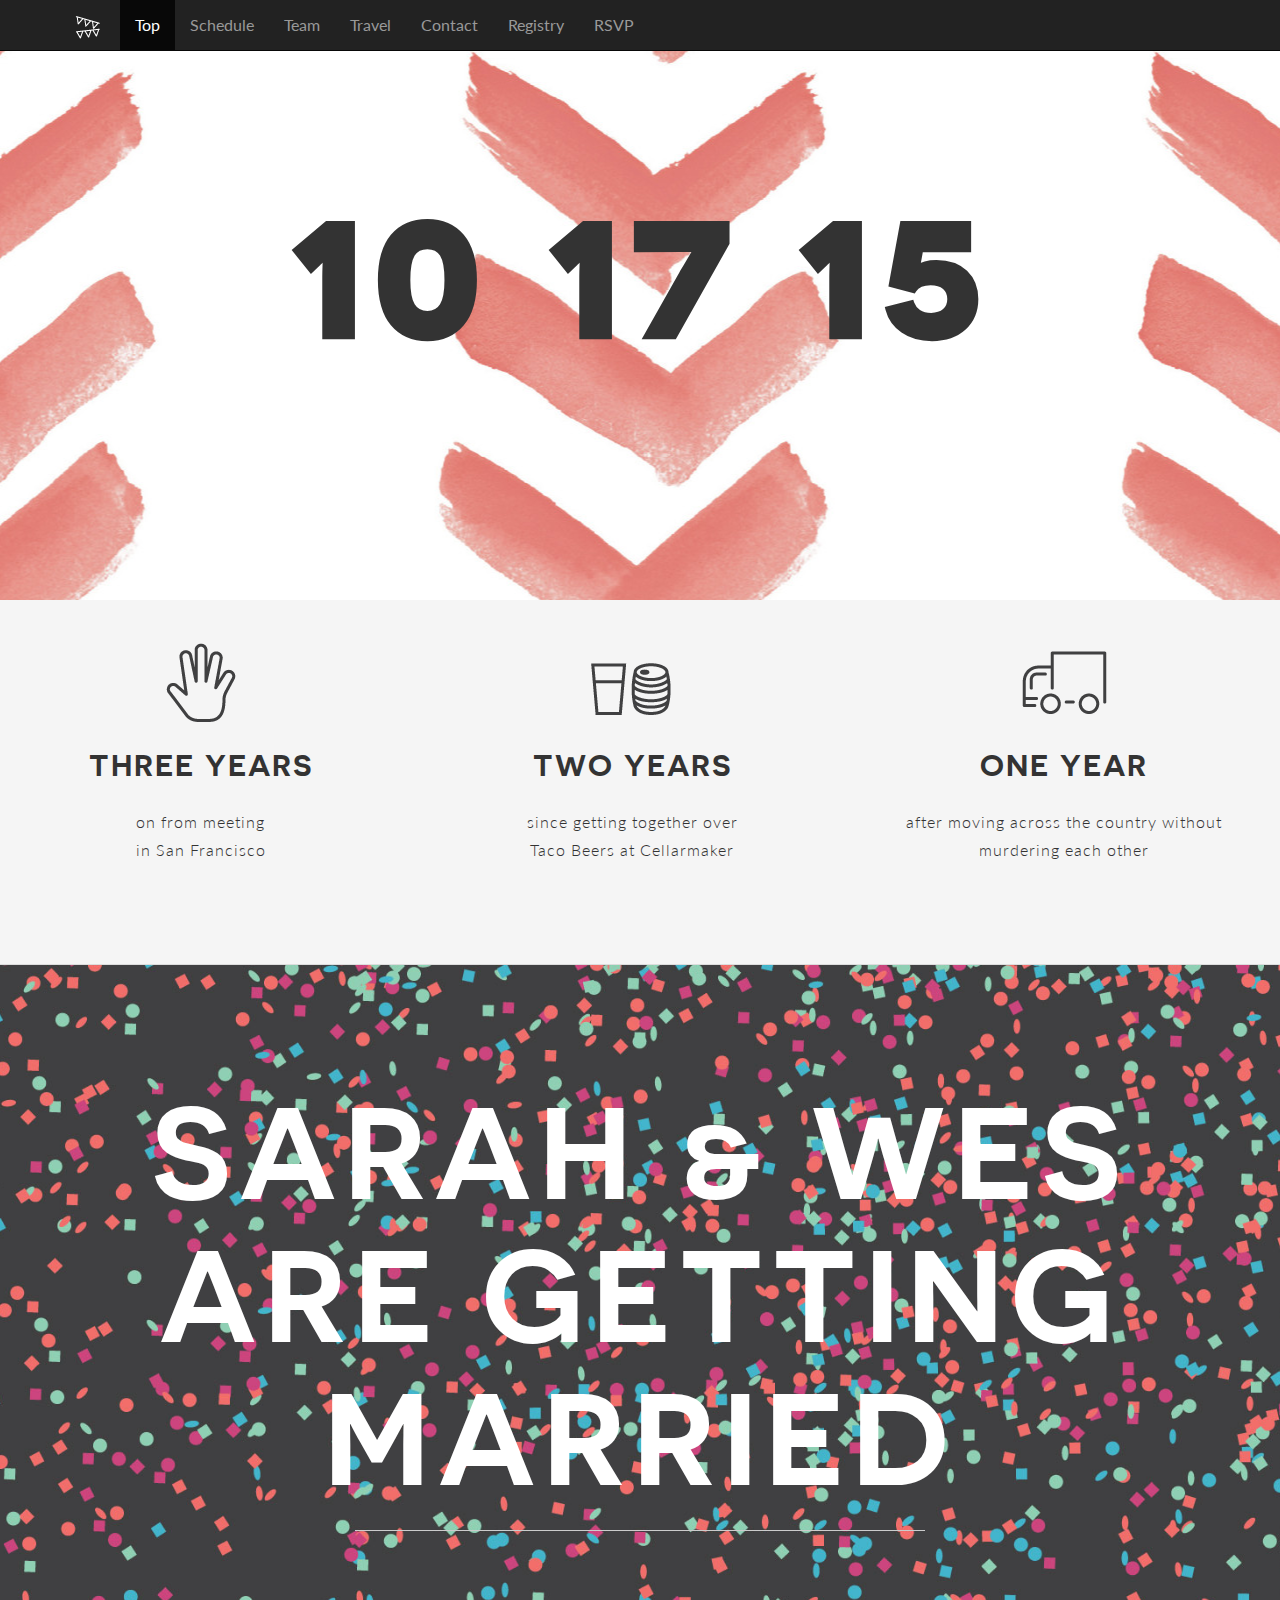
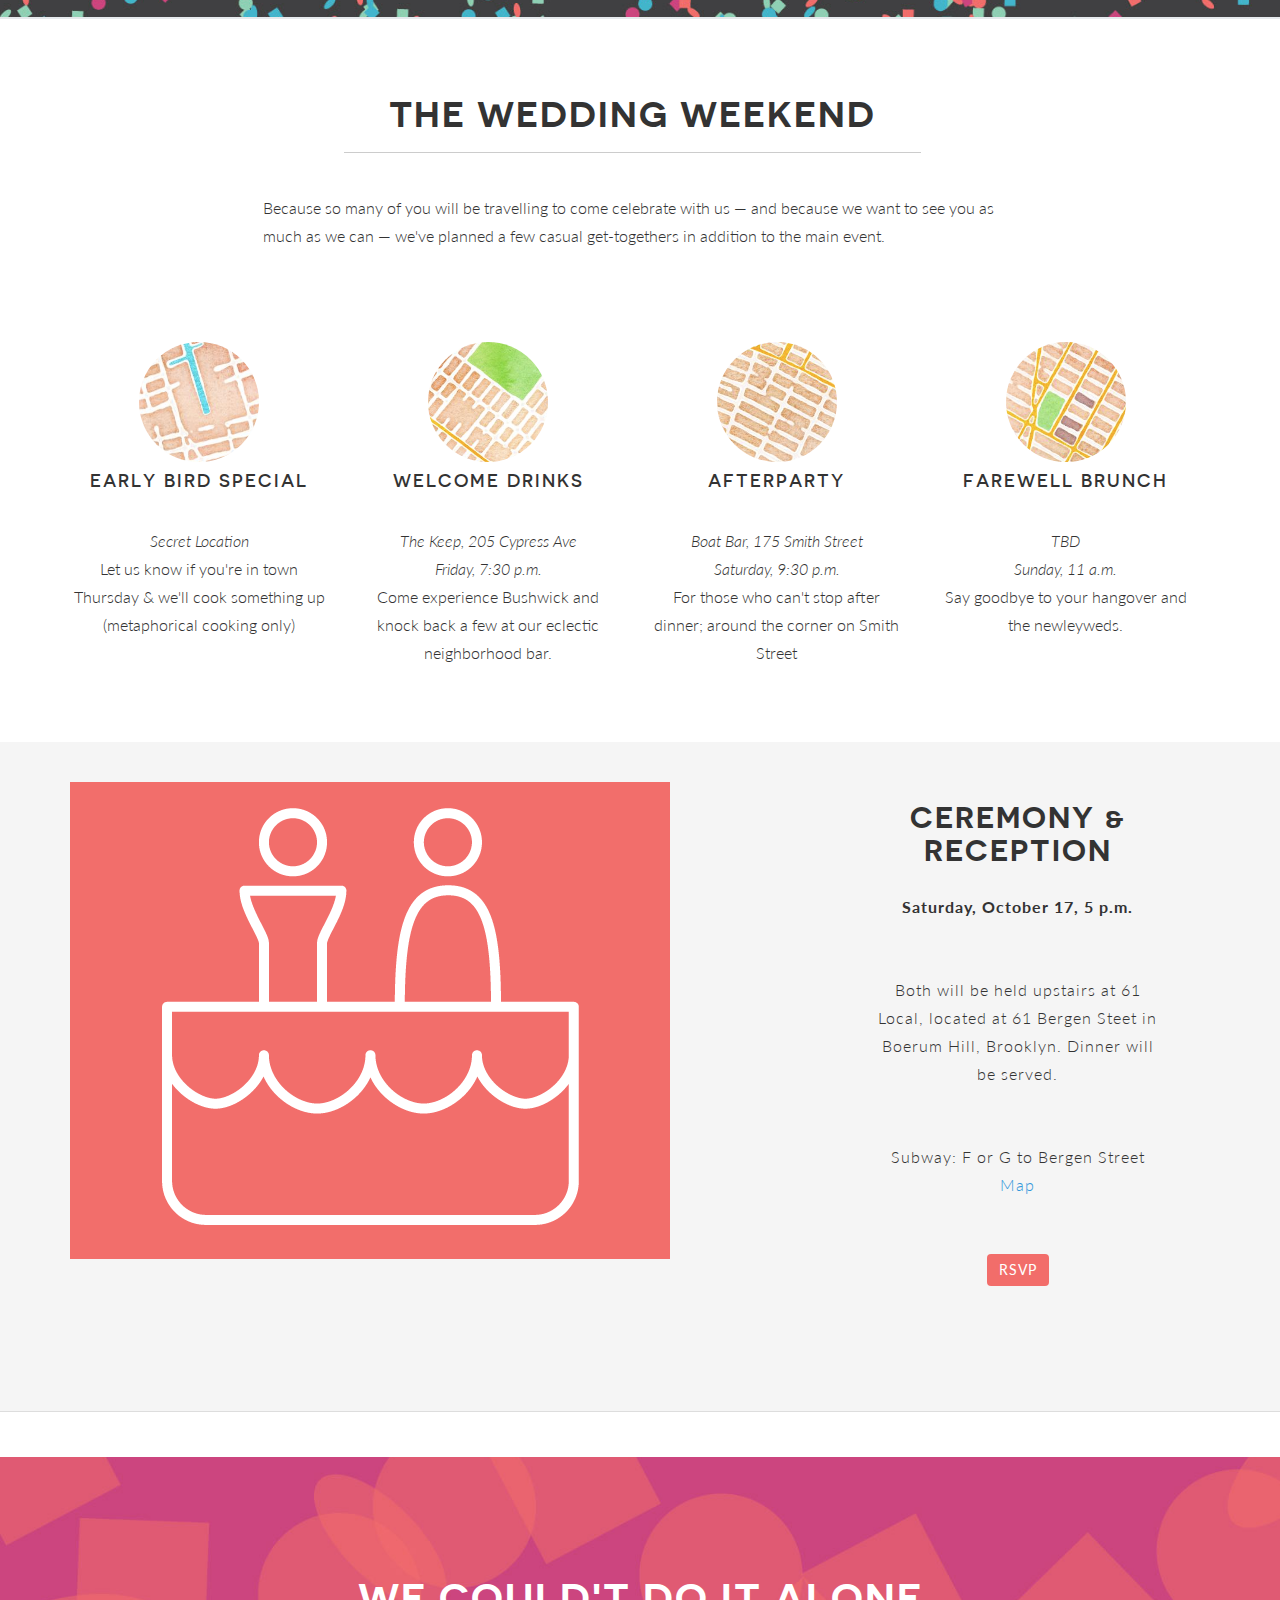
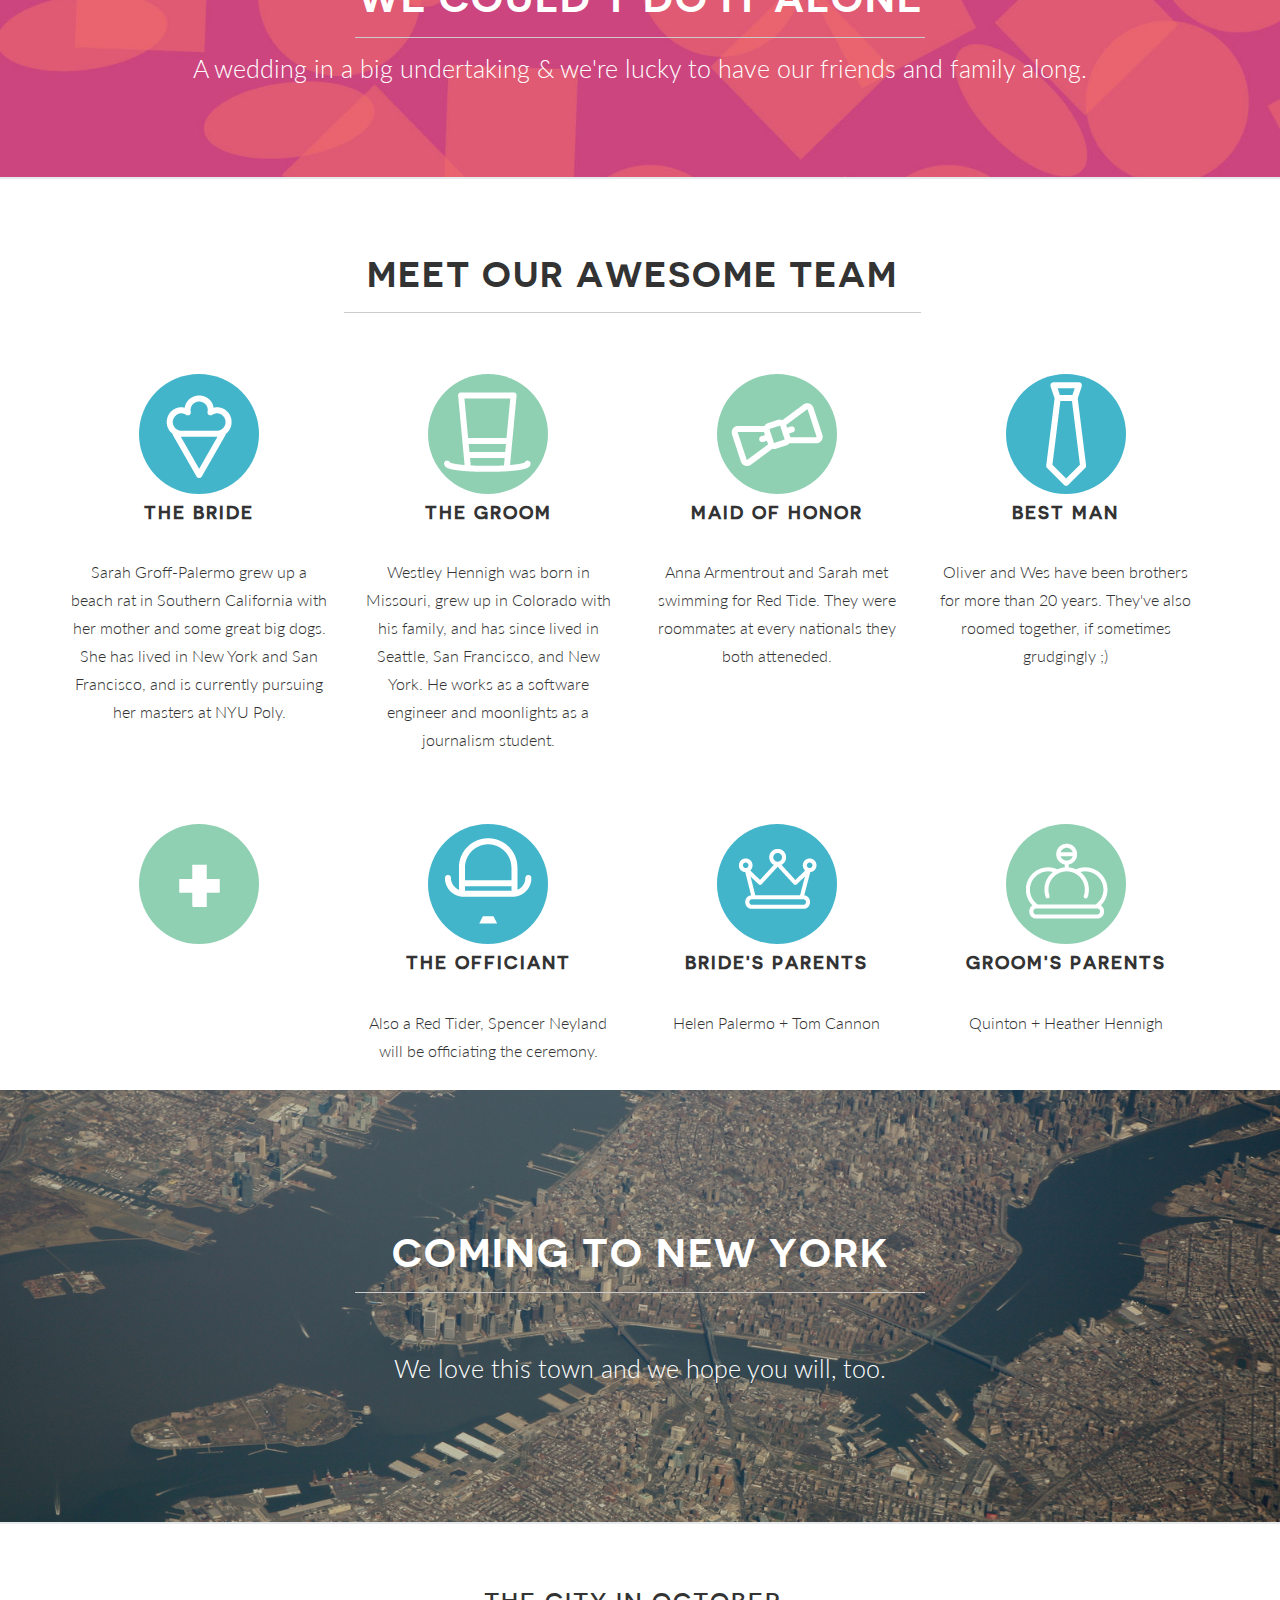
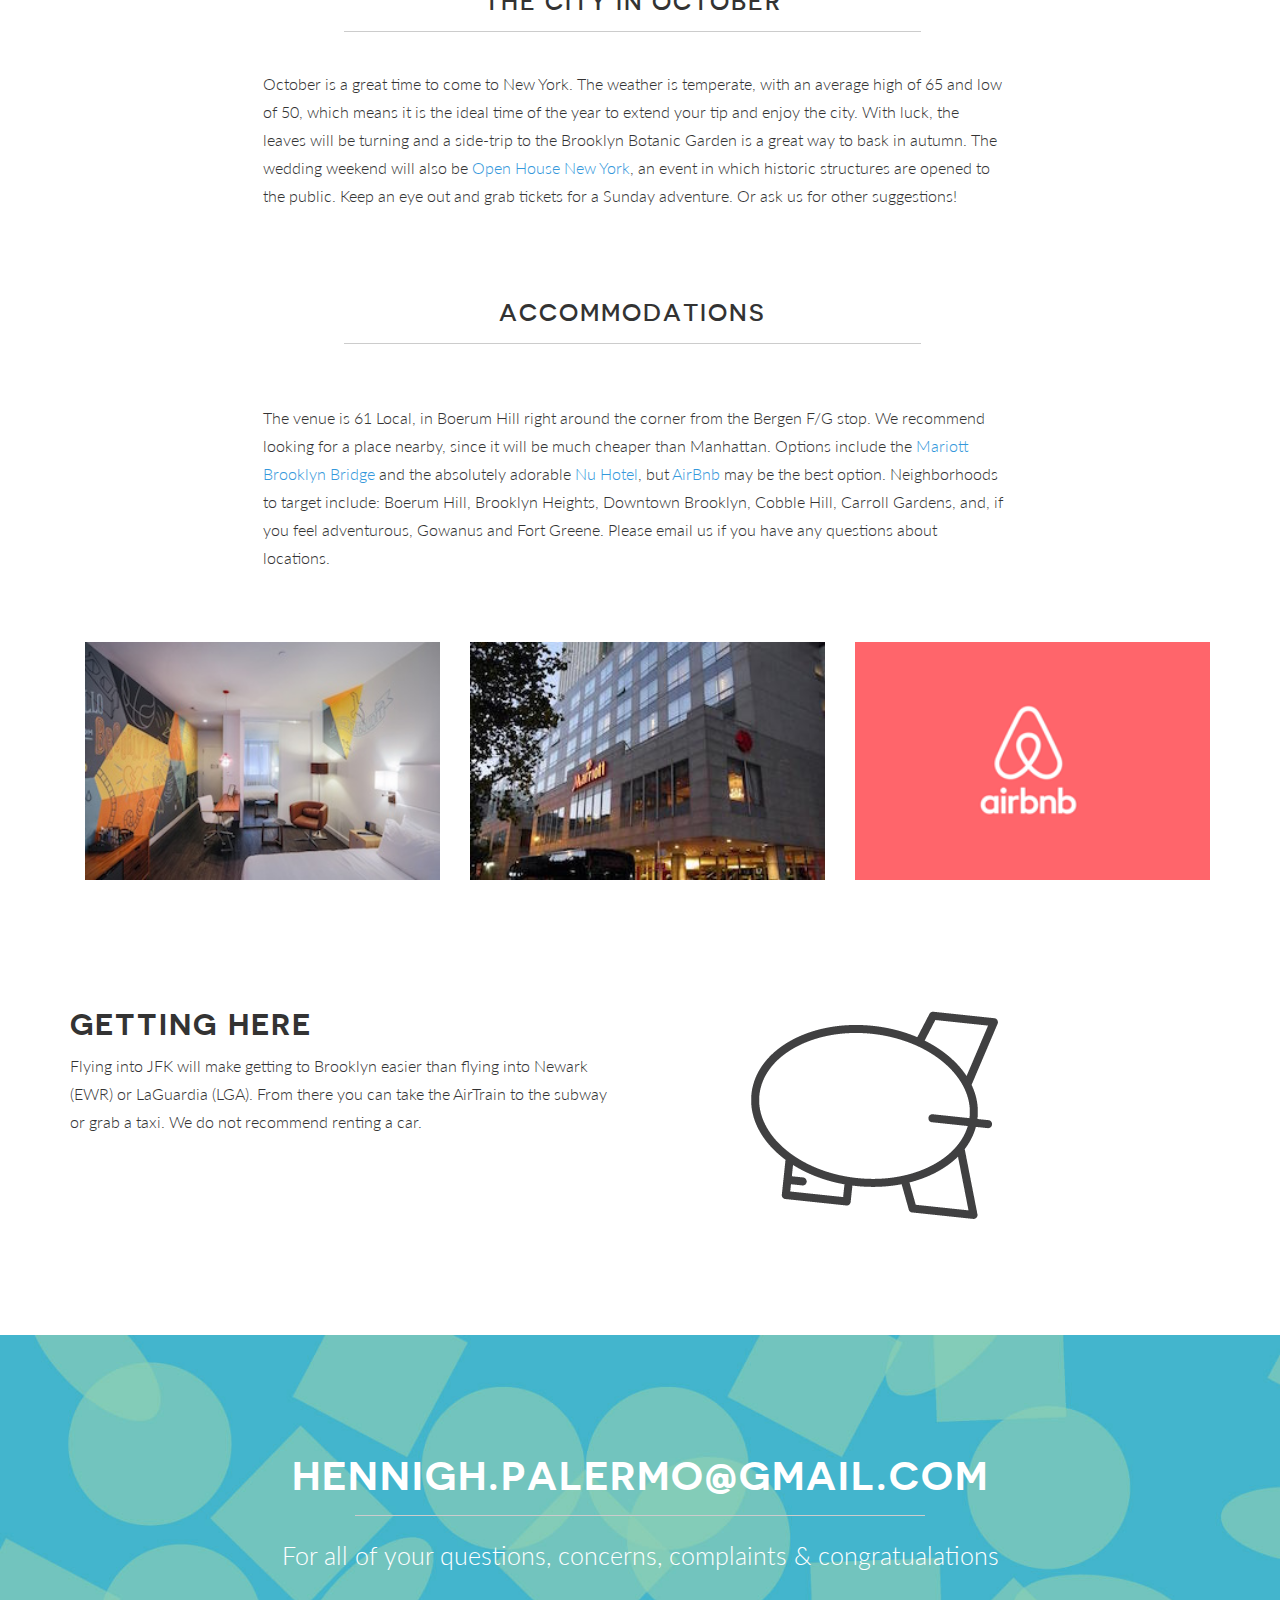
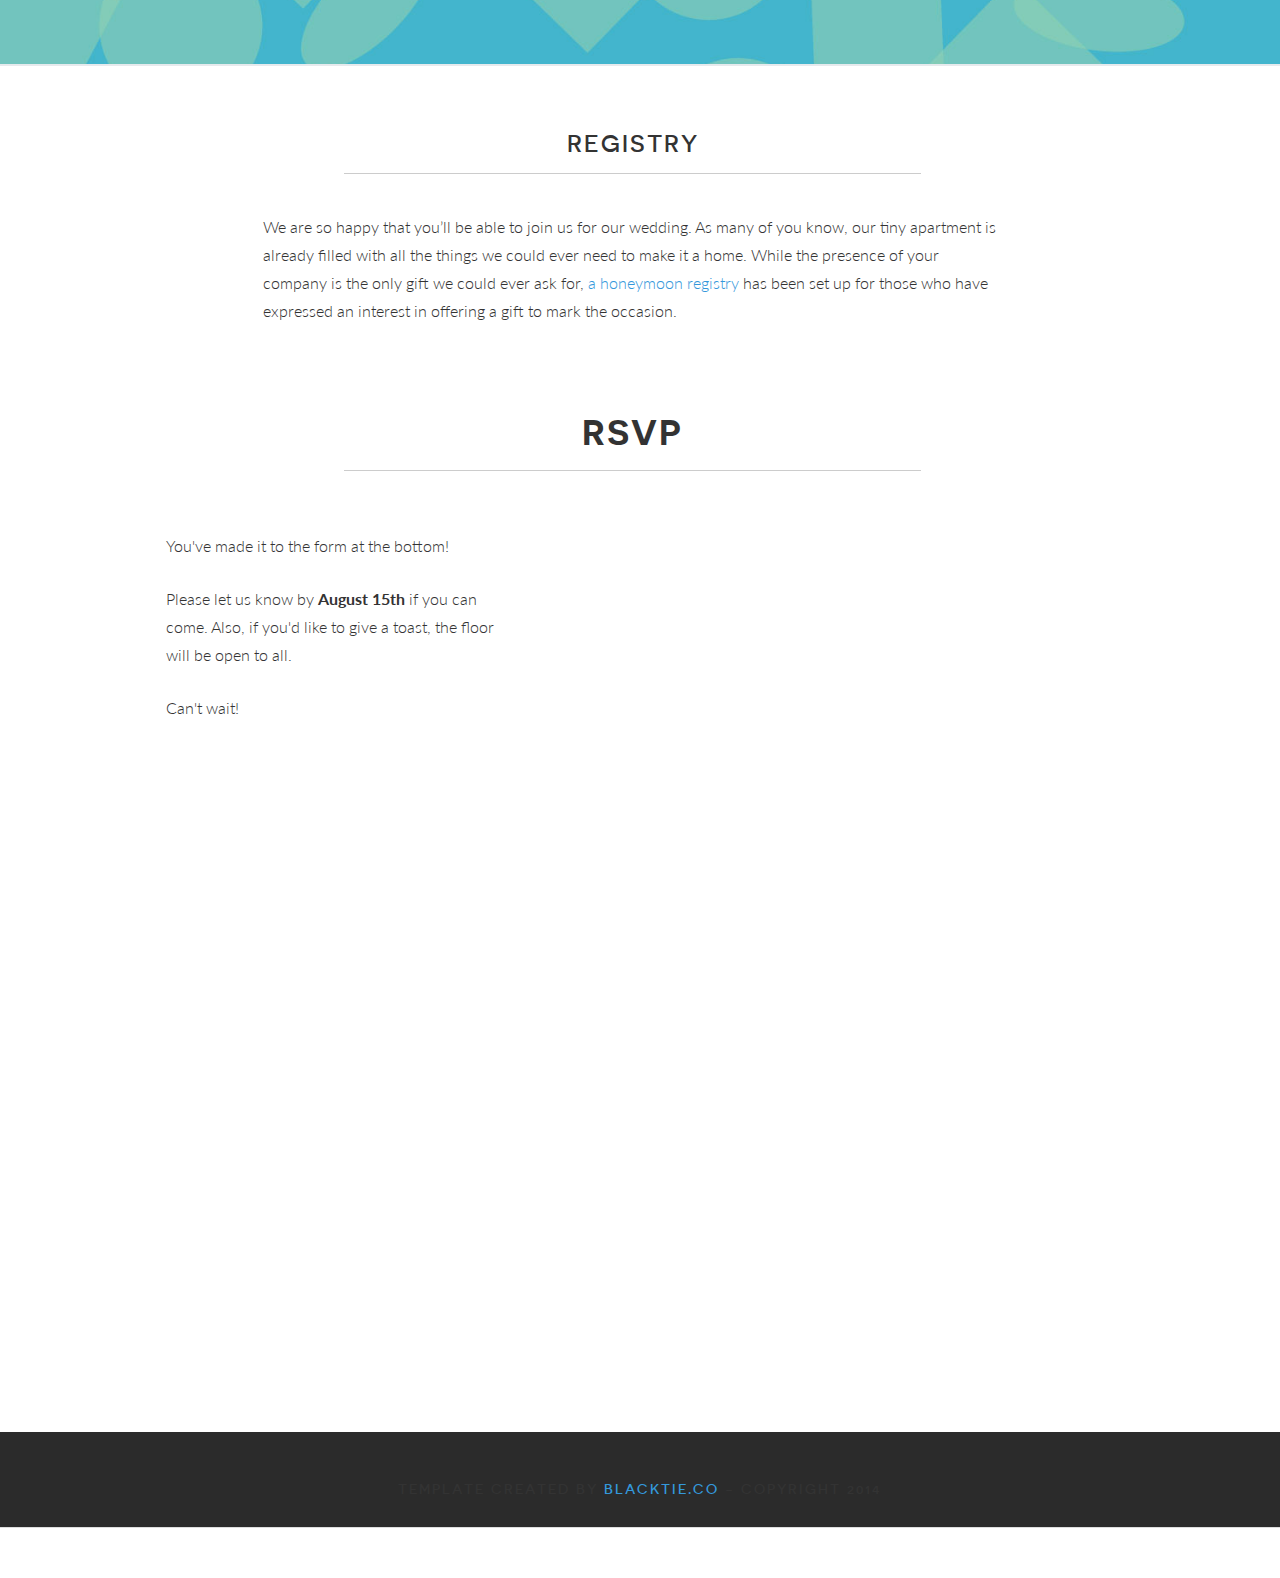
<file: index.html>
<!DOCTYPE html>
<html lang="en">
  <head>
    <meta charset="utf-8">
    <meta name="viewport" content="width=device-width, initial-scale=1.0">
    <meta name="description" content="SHIELD - Free Bootstrap 3 Theme">
    <meta name="author" content="Carlos Alvarez - Alvarez.is - blacktie.co">
    <link rel="shortcut icon" href="assets/ico/favicon.png">

    <title>Westley & Sarah | 10.17.15</title>

    <!-- Bootstrap core CSS -->
    <link href="assets/css/bootstrap.css" rel="stylesheet">

    <!-- Custom styles for this template -->
    <link href="assets/css/main.css" rel="stylesheet">
    <link rel="stylesheet" href="assets/css/icomoon.css">
    <link href="assets/css/animate-custom.css" rel="stylesheet">


    
    <link href='http://fonts.googleapis.com/css?family=Lato:300,400,700,300italic,400italic' rel='stylesheet' type='text/css'>
    <link href='http://fonts.googleapis.com/css?family=Raleway:400,300,700' rel='stylesheet' type='text/css'>
    
    <script src="assets/js/jquery.min.js"></script>
	<script type="text/javascript" src="assets/js/modernizr.custom.js"></script>
    
    <!-- HTML5 shim and Respond.js IE8 support of HTML5 elements and media queries -->
    <!--[if lt IE 9]>
      <script src="assets/js/html5shiv.js"></script>
      <script src="assets/js/respond.min.js"></script>
    <![endif]-->
  </head>

  <body data-spy="scroll" data-offset="0" data-target="#navbar-main">
  
  
  	<div id="navbar-main">
      <!-- Fixed navbar -->
    <div class="navbar navbar-inverse navbar-fixed-top">
      <div class="container">
        <div class="navbar-header">
          <button type="button" class="navbar-toggle" data-toggle="collapse" data-target=".navbar-collapse">
          	<img class="img-responsive inline" src="assets/img/flags.png" align="">
      	  </button>
          <a class="navbar-brand hidden-xs hidden-sm" href="#top">		
          	<img class="img-responsive inline" src="assets/img/flags.png" align=""></a>
        </div>
        <div class="navbar-collapse collapse">
          <ul class="nav navbar-nav">
            <li><a href="#top" class="smoothScroll">Top</a></li>
						<li><a href="#schedule" class="smoothScroll"> Schedule</a></li>
						<li><a href="#team" class="smoothScroll"> Team</a></li>
						<li><a href="#travel" class="smoothScroll"> Travel</a></li>
						<li><a href="#contact" class="smoothScroll"> Contact</a></li>
						<li><a href="#registry" class="smoothScroll"> Registry</a></li>
						<li><a href="#rsvp" class="smoothScroll"> RSVP</a></li>
					</ul>
        </div><!--/.nav-collapse -->
      </div>
    </div>
    </div>

  
  <div id="top" name ="top">
		<!-- ==== HEADERWRAP ==== -->
	    <div id="headerwrap" id="top" name="top">
			<header class="clearfix">
	  		 		<h1 class="biggest">10 17 15</h1>
	  		</header>	    
	    </div><!-- /headerwrap -->

		<!-- ==== GREYWRAP ==== -->
		<div id="greywrap">
			<div class="row">
				<div class="col-lg-4 callout">
					<img class="img-responsive inline" src="assets/img/hand.png" align="">
					<h2>Three Years</h2>
					<p>on from meeting  <br /> in San Francisco</p>
				</div><!-- col-lg-4 -->
					
				<div class="col-lg-4 callout">
					<img class="img-responsive inline" src="assets/img/beer.png" align="">
					<h2>Two Years</h2>
					<p>since getting together over <br /> Taco Beers at Cellarmaker </p>
				</div><!-- col-lg-4 -->	
				
				<div class="col-lg-4 callout">
					<img class="img-responsive inline" src="assets/img/truck.png" align="">
					<h2>One Year</h2>
					<p>after moving across the country without murdering each other </p>
				</div><!-- col-lg-4 -->	
			</div><!-- row -->
		</div><!-- greywrap -->
	</div>

		<!-- ==== SECTION DIVIDER1 -->
		<section id="wed" class="section-divider no-gap textdivider divider1">
			<div class="container">
				<h1 class="biggest" >SARAH & WES ARE GETTING MARRIED	</h1>
				<hr>
			</div><!-- container -->
		</section><!-- section -->
		
		<!-- ==== SCHEDULE ==== -->
		<div class="container" id="schedule" name="schedule">
			<div class="row white">
			<br>
				<h1 class="centered">THE WEDDING WEEKEND</h1>
				<hr>
				
				<div class="col-lg-offset-2 col-lg-8">
					<p>Because so many of you will be travelling to come celebrate with us &mdash; and because we want to see you as much as we can &mdash; we've planned a few casual get-togethers in addition to the main event.</p>
				</div><!-- col-lg-6 -->
			</div><!-- row -->
		</div><!-- container -->
		

		<!-- ==== OTHER EVENTS ==== -->
		<div class="container">
		<br>
			<div class="row white centered">
				<br>
				<br>
				<div class="col-lg-3 centered">
					<img class="img img-circle" src="assets/img/team/loc01.png" height="120px" width="120px" alt="">
					<br>
					<h4>Early Bird Special</h4>
					<p><i>Secret Location <br /> </i> Let us know if you're in town Thursday & we'll cook something up <br /> (metaphorical cooking only)</p>
					<p></p>
				</div><!-- col-lg-3 -->
				
				<div class="col-lg-3 centered">
					<img class="img img-circle" src="assets/img/team/loc02.png" height="120px" width="120px" alt="">
					<br>
					<h4>Welcome Drinks</h4>
					<p><i>The Keep, 205 Cypress Ave <br /> Friday, 7:30 p.m. </i> <br /> Come experience Bushwick and knock back a few at our eclectic neighborhood bar.</p>
					<p></p>
				</div><!-- col-lg-3 -->
				
				<div class="col-lg-3 centered">
					<img class="img img-circle" src="assets/img/team/loc03.png" height="120px" width="120px" alt="">
					<br>
					<h4>Afterparty</h4>
					<p><i>Boat Bar, 175 Smith Street <br /> Saturday, 9:30 p.m. </i> <br /> For those who can't stop after dinner; around the corner on Smith Street</p>
					<p></p>
				</div><!-- col-lg-3 -->
				
				<div class="col-lg-3 centered">
					<img class="img img-circle" src="assets/img/team/loc04.png" height="120px" width="120px" alt="">
					<br>
					<h4>Farewell Brunch</h4>
					<p><i>TBD <br />Sunday, 11 a.m.  </i><br /> Say goodbye to your hangover and the newleyweds.</p>
					<p></p>
				</div><!-- col-lg-3 -->
				
			</div><!-- row -->
		</div><!-- container -->

		<!-- ==== CEREMONY ==== -->
		<div id="greywrap">
			<div class="container">
				<div class="row">
					<div class="col-lg-8 centered">
						<img class="img-responsive" src="assets/img/ceremony03.png" align="">
					</div>
					<div class="col-lg-4">
						<h2>Ceremony & Reception</h2>
						<p><strong>Saturday, October 17, 5 p.m.</strong></p>
						<p>Both will be held upstairs at 61 Local, located at 61 Bergen Steet in Boerum Hill, Brooklyn. Dinner will be served.</p>
						<p>
							Subway: F or G to Bergen Street
							<br><a id="map" href="https://goo.gl/maps/XV8ry">Map</a>
						</p>
						<p><a class="btn btn-success" href="#rsvp">RSVP</a></p>
					</div>					
				</div><!-- row -->
			</div>
			<br>
			<br>
		</div><!-- greywrap -->

		<!-- ==== SECTION DIVIDER2 -->
		<section class="section-divider textdivider divider2">
			<div class="container">
				<h1>WE COULD'T DO IT ALONE</h1>
				<hr>
				<p>A wedding in a big undertaking & we're lucky to have our friends and family along.</p>
			</div><!-- container -->
		</section><!-- section -->

		<!-- ==== TEAM MEMBERS ==== -->
		<div class="container" id="team" name="team">
		<br>
			<div class="row white centered">
				<h1 class="centered">MEET OUR AWESOME TEAM</h1>
				<hr>
				<br>
				<br>
				<div class="col-lg-3 centered">
					<img class="img img-circle" src="assets/img/team/bride.png" height="120px" width="120px" alt="">
					<br>
					<h4><b>THE BRIDE</b></h4>
					<p>Sarah Groff-Palermo grew up a beach rat in Southern California with her mother and some great big dogs. She has lived in New York and San Francisco, and is currently pursuing her masters at NYU Poly.</p>
				</div><!-- col-lg-3 -->
				
				<div class="col-lg-3 centered">
					<img class="img img-circle" src="assets/img/team/groom.png" height="120px" width="120px" alt="">
					<br>
					<h4><b>THE GROOM</b></h4>
					<p>Westley Hennigh was born in Missouri, grew up in Colorado with his family, and has since lived in Seattle, San Francisco, and New York. He works as a software engineer and moonlights as a journalism student.</p>
				</div><!-- col-lg-3 -->
				
				<div class="col-lg-3 centered">
					<img class="img img-circle" src="assets/img/team/moh.png" height="120px" width="120px" alt="">
					<br>
					<h4><b>MAID OF HONOR</b></h4>
					<p>Anna Armentrout and Sarah met swimming for Red Tide. They were roommates at every nationals they both atteneded.</p>
				</div><!-- col-lg-3 -->
				
				<div class="col-lg-3 centered">
					<img class="img img-circle" src="assets/img/team/best.png" height="120px" width="120px" alt="">
					<br>
					<h4><b>BEST MAN</b></h4>
					<p>Oliver and Wes have been brothers for more than 20 years. They've also roomed together, if sometimes grudgingly ;)</p>
				</div><!-- col-lg-3 -->
				
			</div><!-- row -->

			<div class="row white centered">
				<br>
				<br>
				<div class="col-lg-3 centered">
					<img class="img img-circle" src="assets/img/team/plus.png" height="120px" width="120px" alt="">
					<p style="color:#fff">plus</p>
				</div><!-- col-lg-3 -->
				
				<div class="col-lg-3 centered">
					<img class="img img-circle" src="assets/img/team/officiant.png" height="120px" width="120px" alt="">
					<br>
					<h4><b>THE OFFICIANT</b></h4>
					<p>Also a Red Tider, Spencer Neyland will be officiating the ceremony.</p>
				</div><!-- col-lg-3 -->
				
				<div class="col-lg-3 centered">
					<img class="img img-circle" src="assets/img/team/bp.png" height="120px" width="120px" alt="">
					<br>
					<h4><b>BRIDE'S PARENTS</b></h4>
					<p>Helen Palermo + Tom Cannon</p>
				</div><!-- col-lg-3 -->
				
				<div class="col-lg-3 centered">
					<img class="img img-circle" src="assets/img/team/gp.png" height="120px" width="120px" alt="">
					<br>
					<h4><b>GROOM'S PARENTS</b></h4>
					<p>Quinton + Heather Hennigh</p>
				</div><!-- col-lg-3 -->
			</div>
		</div><!-- container -->

		<!-- ==== SECTION DIVIDER3 ==== -->
		<section class="section-divider textdivider divider3">
			<div class="container">
				<br />
				<h1>COMING TO NEW YORK</h1>
				<hr>
					<br />
					<br />
					<p>We love this town and we hope you will, too.</p>
					<br />
					<br />
			</div><!-- container -->
		</section><!-- section -->

		
		<!-- ==== TRAVEL ==== -->
		<div class="container" id="travel" name="travel">
			<br>
			<br>
			<div class="row">
				<h3 class="centered">THE CITY IN OCTOBER</h3>
				<hr>
				<br>
				<div class="col-lg-offset-2 col-lg-8">
					<p>October is a great time to come to New York. The weather is temperate, with an average high of 65 and low of 50, which means it is the ideal time of the year to extend your tip and enjoy the city. With luck, the leaves will be turning and a side-trip to the Brooklyn Botanic Garden is a great way to bask in autumn. The wedding weekend will also be <a href="http://gonyc.about.com/od/holidays/fl/openhousenewyork-Weekend.htm">Open House New York</a>, an event in which historic structures are opened to the public. Keep an eye out and grab tickets for a Sunday adventure. Or ask us for other suggestions!
					</p>
				</div><!-- col-lg -->
			</div><!-- row -->
			<br>
				<div class="row">
					<br>
					<h3 class="centered">ACCOMMODATIONS</h3>
					<hr>
					<br>
					<br>
					<div class="col-lg-offset-2 col-lg-8">
						<p>The venue is 61 Local, in Boerum Hill right around the corner from the Bergen F/G stop. We recommend looking for a place nearby, since it will be much cheaper than Manhattan. Options include the <a href="http://www.marriott.com/hotels/travel/nycbk-new-york-marriott-at-the-brooklyn-bridge/">Mariott Brooklyn Bridge</a> and the absolutely adorable <a href="http://nuhotelbrooklyn.com/new-york-hotel-rooms/">Nu Hotel</a>, but <a href="https://www.airbnb.com/">AirBnb</a> may be the best option. Neighborhoods to target include: Boerum Hill, Brooklyn Heights, Downtown Brooklyn, Cobble Hill, Carroll Gardens, and, if you feel adventurous, Gowanus and Fort Greene. Please email us if you have any questions about locations.
						</p>
					</div><!-- col-lg -->
				</div><!-- /row -->

				<br>
				<br>

				<div class="container">
				<div class="row">	
				
					<!-- HOTEL IMAGE 1 -->
					<div class="col-md-4 ">
				    	<div class="grid mask">
							<figure>
								<img class="img-responsive" src="assets/img/portfolio/nu-hotel.jpg" alt="">
								<figcaption>
									<h5>NU HOTEL</h5>
									<a href="http://nuhotelbrooklyn.com/new-york-hotel-rooms/" class="btn btn-primary btn-lg">Book</a>
								</figcaption><!-- /figcaption -->
							</figure><!-- /figure -->
				    	</div><!-- /grid-mask -->
					</div><!-- /col -->
					
				
					
					<!-- HOTEL IMAGE 2 -->
					<div class="col-md-4">
				    	<div class="grid mask">
							<figure>
								<img class="img-responsive" src="assets/img/portfolio/mariott.jpg" alt="">
								<figcaption>
									<h5>MARIOTT</h5>
									<a href="http://www.marriott.com/hotels/travel/nycbk-new-york-marriott-at-the-brooklyn-bridge/" class="btn btn-primary btn-lg">Book</a>
								</figcaption><!-- /figcaption -->
							</figure><!-- /figure -->
				    	</div><!-- /grid-mask -->
					</div><!-- /col -->
					
					<!-- HOTEL IMAGE 3 -->
					<div class="col-md-4">
				    	<div class="grid mask">
							<figure>
								<img class="img-responsive" src="assets/img/portfolio/airbnb.png" alt="">
								<figcaption>
									<h5>AIRBNB</h5>
									<a href="https://www.airbnb.com/" class="btn btn-primary btn-lg">Book</a>
								</figcaption><!-- /figcaption -->
							</figure><!-- /figure -->
				    	</div><!-- /grid-mask -->
					</div><!-- /col -->
				</div><!-- /row -->
				</div><!-- /row -->
				<br>
				<br>
			</div><!-- /row -->


		<!-- ==== GREYWRAP ==== -->

			<div class="container">
				<div class="row">
					<br>
					<br>
					<div class="col-lg-6">
						<h2>Getting Here</h2>
						<p>Flying into JFK will make getting to Brooklyn easier than flying into Newark (EWR) or LaGuardia (LGA). From there you can take the AirTrain to the subway or grab a taxi. We do not recommend renting a car.</p>
					</div>
					<div class="col-lg-4 col-lg-offset-1 right">
						<img class="img-responsive" src="assets/img/blimp.png" align="">
					</div>					
				</div><!-- row -->
			</div>
			<br>
			<br>
		
			<!-- ==== SECTION DIVIDER4 ==== -->
			<section class="section-divider textdivider divider4">
				<div class="container"  id="contact" name="contact">
					<h1>HENNIGH.PALERMO@GMAIL.COM</h1>
					<hr>
					<p></p>
					<p>For all of your questions, concerns, complaints & congratualations</p>
				</div><!-- container -->
			</section><!-- section -->

		<!-- ==== REGISTRY ==== -->
		<div class="container" id="registry" name="registry">
			<br>
			<br>
			<div class="row">
				<h3 class="centered">REGISTRY</h3>
				<hr>
				<br>
				<div class="col-lg-offset-2 col-lg-8">
					<p>We are so happy that you’ll be able to join us for our wedding. As many of you know, our tiny apartment is already filled with all the things we could ever need to make it a home. While the presence of your company is the only gift we could ever ask for, <a href="http://www.honeyfund.com/wedding/hennighpalermo">a honeymoon registry</a> has been set up for those who have expressed an interest in offering a gift to mark the occasion.
					</p>
				</div>
				<!-- col-lg -->
			</div>
			<!-- row -->
			<br>
		</div>
		

		<!-- ==== RSVP ==== -->
		<div class="container" id="rsvp" name="rsvp">
			<div class="row">
			<br>
				<h1 class="centered">RSVP</h1>
				<hr>
				<br>
				<br>
				<div class="col-lg-4 col-lg-offset-1">
					<p>You've made it to the form at the bottom!</p> 
					<p>Please let us know by <b>August 15th</b> if you can come. Also, if you'd like to give a toast, the floor will be open to all.</p> 
					<p>Can't wait!</p>
					</p>
				</div>
				
				<div class="col-lg-6 col-lg-offset-1 hidden-xs">
					<iframe src="https://docs.google.com/forms/d/1m7nmtl7044S2QIu2BsHVU3BS83fklp4ziM0nuxDAhTQ/viewform?embedded=true" width="560" height="850" frameborder="0" marginheight="0" marginwidth="0">Loading...</iframe>
				</div>
				<div class="col-lg-6 col-lg-offset-1 hidden-sm hidden-md hidden-lg">
					<iframe src="https://docs.google.com/forms/d/1m7nmtl7044S2QIu2BsHVU3BS83fklp4ziM0nuxDAhTQ/viewform?embedded=true" width="300" height="1000" frameborder="0" marginheight="0" marginwidth="0">Loading...</iframe>
				</div>
				
			</div>
			<!-- row -->
		
		</div>
		<!-- container -->

	<br>
	<br>

		<div id="footerwrap">
			<div class="container">
				<h5>Template created by <a href="http://blacktie.co">BlackTie.co</a> - Copyright 2014</h5>
			</div>
		</div>

    <!-- Bootstrap core JavaScript
    ================================================== -->
    <!-- Placed at the end of the document so the pages load faster -->
		

	<script type="text/javascript" src="assets/js/bootstrap.min.js"></script>
	<script type="text/javascript" src="assets/js/retina.js"></script>
	<script type="text/javascript" src="assets/js/jquery.easing.1.3.js"></script>
    <script type="text/javascript" src="assets/js/smoothscroll.js"></script>
	<script type="text/javascript" src="assets/js/jquery-func.js"></script>
	
	<script>
	  (function(i,s,o,g,r,a,m){i['GoogleAnalyticsObject']=r;i[r]=i[r]||function(){
	  (i[r].q=i[r].q||[]).push(arguments)},i[r].l=1*new Date();a=s.createElement(o),
	  m=s.getElementsByTagName(o)[0];a.async=1;a.src=g;m.parentNode.insertBefore(a,m)
	  })(window,document,'script','//www.google-analytics.com/analytics.js','ga');
	
	  ga('create', 'UA-51186454-6', 'auto');
	  ga('send', 'pageview');
	</script>
  </body>
</html>
</file>
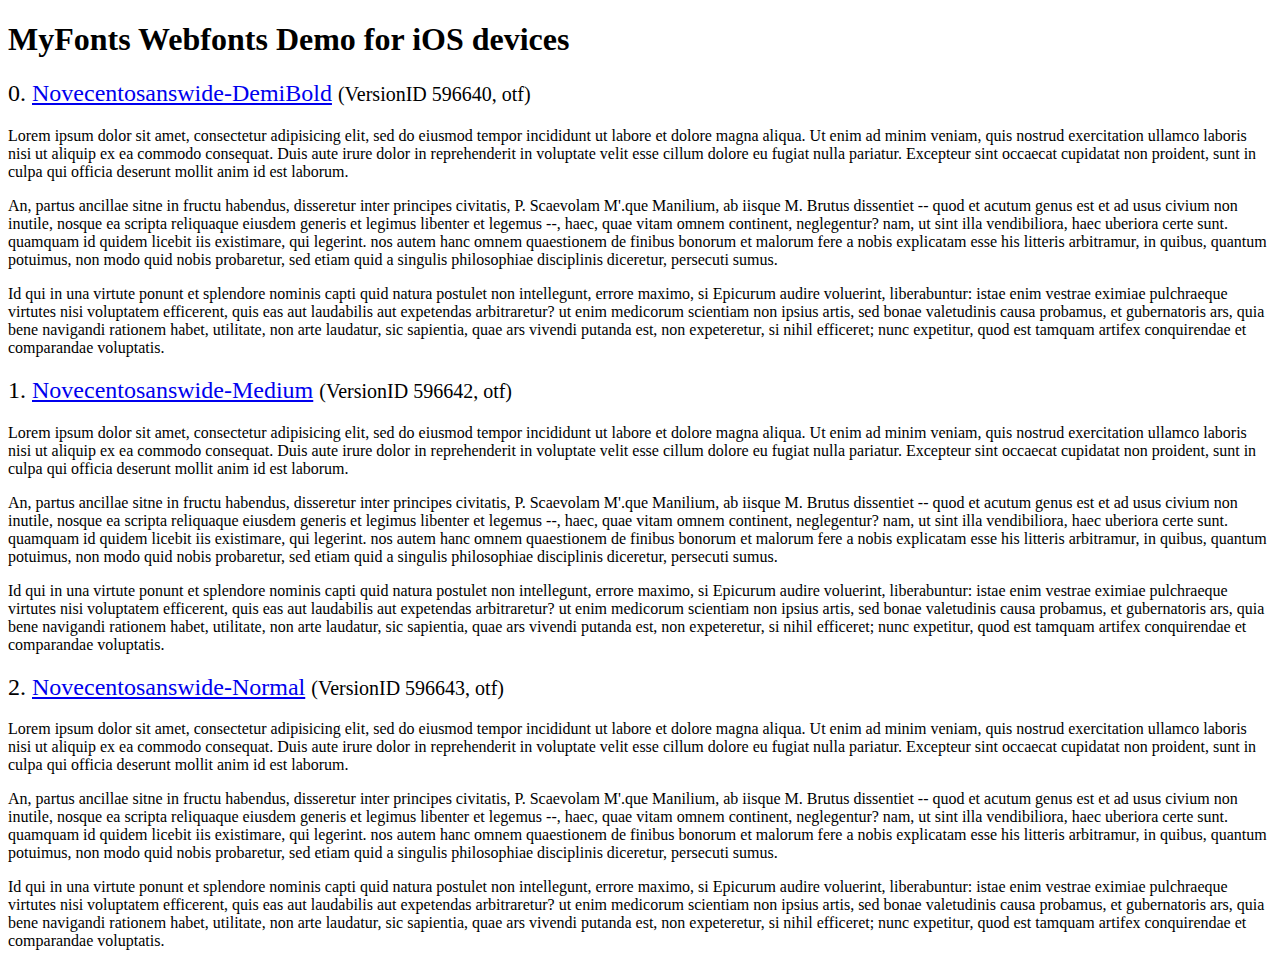
<file: assets/fonts/webfonts/svg_test.html>
<!DOCTYPE html>
<html>
<head>
<title>MyFonts Webfonts Demo for iOS devices</title>
<meta http-equiv="content-type" content="text/html; charset=utf-8" />

<style type="text/css" media="all">

	h2 {
		 font-weight:normal;
	}

		
	@font-face {
		font-family:"Novecentosanswide-DemiBold";
		src:url("2E98B3_0.svg#Novecentosanswide-DemiBold") format("svg");
	}
	
	.webfont_0 {
		font-family: Novecentosanswide-DemiBold;
	}
		
	@font-face {
		font-family:"Novecentosanswide-Medium";
		src:url("2E98B3_1.svg#Novecentosanswide-Medium") format("svg");
	}
	
	.webfont_1 {
		font-family: Novecentosanswide-Medium;
	}
		
	@font-face {
		font-family:"Novecentosanswide-Normal";
		src:url("2E98B3_2.svg#Novecentosanswide-Normal") format("svg");
	}
	
	.webfont_2 {
		font-family: Novecentosanswide-Normal;
	}
		
</style>

</head>

<body>

<h1>MyFonts Webfonts Demo for iOS devices</h1>


<h2>0. <span class='webfont_0'><a href='http://www.myfonts.com/search/style::204335/'>Novecentosanswide-DemiBold</a></span>
<small>(VersionID 596640, otf)</small>
</h2>

<p class='webfont_0'>Lorem ipsum dolor sit amet, consectetur adipisicing elit, sed do eiusmod tempor incididunt ut labore et dolore magna aliqua. Ut enim ad minim veniam, quis nostrud exercitation ullamco laboris nisi ut aliquip ex ea commodo consequat. Duis aute irure dolor in reprehenderit in voluptate velit esse cillum dolore eu fugiat nulla pariatur. Excepteur sint occaecat cupidatat non proident, sunt in culpa qui officia deserunt mollit anim id est laborum.</p>

<p class='webfont_0'>An, partus ancillae sitne in fructu habendus, disseretur inter principes civitatis, P. Scaevolam M'.que Manilium, ab iisque M. Brutus dissentiet -- quod et acutum genus est et ad usus civium non inutile, nosque ea scripta reliquaque eiusdem generis et legimus libenter et legemus --, haec, quae vitam omnem continent, neglegentur? nam, ut sint illa vendibiliora, haec uberiora certe sunt. quamquam id quidem licebit iis existimare, qui legerint. nos autem hanc omnem quaestionem de finibus bonorum et malorum fere a nobis explicatam esse his litteris arbitramur, in quibus, quantum potuimus, non modo quid nobis probaretur, sed etiam quid a singulis philosophiae disciplinis diceretur, persecuti sumus.</p>

<p class='webfont_0'>Id qui in una virtute ponunt et splendore nominis capti quid natura postulet non intellegunt, errore maximo, si Epicurum audire voluerint, liberabuntur: istae enim vestrae eximiae pulchraeque virtutes nisi voluptatem efficerent, quis eas aut laudabilis aut expetendas arbitraretur? ut enim medicorum scientiam non ipsius artis, sed bonae valetudinis causa probamus, et gubernatoris ars, quia bene navigandi rationem habet, utilitate, non arte laudatur, sic sapientia, quae ars vivendi putanda est, non expeteretur, si nihil efficeret; nunc expetitur, quod est tamquam artifex conquirendae et comparandae voluptatis.</p>



<h2>1. <span class='webfont_1'><a href='http://www.myfonts.com/search/style::204350/'>Novecentosanswide-Medium</a></span>
<small>(VersionID 596642, otf)</small>
</h2>

<p class='webfont_1'>Lorem ipsum dolor sit amet, consectetur adipisicing elit, sed do eiusmod tempor incididunt ut labore et dolore magna aliqua. Ut enim ad minim veniam, quis nostrud exercitation ullamco laboris nisi ut aliquip ex ea commodo consequat. Duis aute irure dolor in reprehenderit in voluptate velit esse cillum dolore eu fugiat nulla pariatur. Excepteur sint occaecat cupidatat non proident, sunt in culpa qui officia deserunt mollit anim id est laborum.</p>

<p class='webfont_1'>An, partus ancillae sitne in fructu habendus, disseretur inter principes civitatis, P. Scaevolam M'.que Manilium, ab iisque M. Brutus dissentiet -- quod et acutum genus est et ad usus civium non inutile, nosque ea scripta reliquaque eiusdem generis et legimus libenter et legemus --, haec, quae vitam omnem continent, neglegentur? nam, ut sint illa vendibiliora, haec uberiora certe sunt. quamquam id quidem licebit iis existimare, qui legerint. nos autem hanc omnem quaestionem de finibus bonorum et malorum fere a nobis explicatam esse his litteris arbitramur, in quibus, quantum potuimus, non modo quid nobis probaretur, sed etiam quid a singulis philosophiae disciplinis diceretur, persecuti sumus.</p>

<p class='webfont_1'>Id qui in una virtute ponunt et splendore nominis capti quid natura postulet non intellegunt, errore maximo, si Epicurum audire voluerint, liberabuntur: istae enim vestrae eximiae pulchraeque virtutes nisi voluptatem efficerent, quis eas aut laudabilis aut expetendas arbitraretur? ut enim medicorum scientiam non ipsius artis, sed bonae valetudinis causa probamus, et gubernatoris ars, quia bene navigandi rationem habet, utilitate, non arte laudatur, sic sapientia, quae ars vivendi putanda est, non expeteretur, si nihil efficeret; nunc expetitur, quod est tamquam artifex conquirendae et comparandae voluptatis.</p>



<h2>2. <span class='webfont_2'><a href='http://www.myfonts.com/search/style::204341/'>Novecentosanswide-Normal</a></span>
<small>(VersionID 596643, otf)</small>
</h2>

<p class='webfont_2'>Lorem ipsum dolor sit amet, consectetur adipisicing elit, sed do eiusmod tempor incididunt ut labore et dolore magna aliqua. Ut enim ad minim veniam, quis nostrud exercitation ullamco laboris nisi ut aliquip ex ea commodo consequat. Duis aute irure dolor in reprehenderit in voluptate velit esse cillum dolore eu fugiat nulla pariatur. Excepteur sint occaecat cupidatat non proident, sunt in culpa qui officia deserunt mollit anim id est laborum.</p>

<p class='webfont_2'>An, partus ancillae sitne in fructu habendus, disseretur inter principes civitatis, P. Scaevolam M'.que Manilium, ab iisque M. Brutus dissentiet -- quod et acutum genus est et ad usus civium non inutile, nosque ea scripta reliquaque eiusdem generis et legimus libenter et legemus --, haec, quae vitam omnem continent, neglegentur? nam, ut sint illa vendibiliora, haec uberiora certe sunt. quamquam id quidem licebit iis existimare, qui legerint. nos autem hanc omnem quaestionem de finibus bonorum et malorum fere a nobis explicatam esse his litteris arbitramur, in quibus, quantum potuimus, non modo quid nobis probaretur, sed etiam quid a singulis philosophiae disciplinis diceretur, persecuti sumus.</p>

<p class='webfont_2'>Id qui in una virtute ponunt et splendore nominis capti quid natura postulet non intellegunt, errore maximo, si Epicurum audire voluerint, liberabuntur: istae enim vestrae eximiae pulchraeque virtutes nisi voluptatem efficerent, quis eas aut laudabilis aut expetendas arbitraretur? ut enim medicorum scientiam non ipsius artis, sed bonae valetudinis causa probamus, et gubernatoris ars, quia bene navigandi rationem habet, utilitate, non arte laudatur, sic sapientia, quae ars vivendi putanda est, non expeteretur, si nihil efficeret; nunc expetitur, quod est tamquam artifex conquirendae et comparandae voluptatis.</p>




</body>
</html>
</file>
<file: assets/css/icomoon.css>
@font-face {
	font-family: 'icomoon';
	src:url('icomoon/icomoon.eot');
	src:url('icomoon/icomoon-.eot#iefix') format('embedded-opentype'),
		url('icomoon/icomoon.woff') format('woff'),
		url('icomoon/icomoon.ttf') format('truetype'),
		url('comoon/icomoon.svg.txt#icomoon') format('svg');
	font-weight: normal;
	font-style: normal;
}

/* Use the following CSS code if you want to use data attributes for inserting your icons */
[data-icon]:before {
	font-family: 'icomoon';
	content: attr(data-icon);
	speak: none;
	font-weight: normal;
	font-variant: normal;
	text-transform: none;
	line-height: 1;
	-webkit-font-smoothing: antialiased;
}

/* Use the following CSS code if you want to have a class per icon */
/*
Instead of a list of all class selectors,
you can use the generic selector below, but it's slower:
[class*="icon-"] {
*/
.icon-cancel-circle, .icon-puzzle, .icon-lamp, .icon-wand, .icon-vector, .icon-menu, .icon-close, .icon-twitter, .icon-facebook, .icon-vimeo, .icon-dribbble, .icon-mug, .icon-droplet, .icon-puzzle-2, .icon-target, .icon-dice, .icon-map, .icon-location, .icon-box-add, .icon-phone, .icon-phone-2, .icon-phone-3, .icon-tumblr, .icon-forrst, .icon-feed, .icon-pinterest, .icon-clock, .icon-bubble, .icon-screen, .icon-screen-2, .icon-laptop, .icon-mobile, .icon-mobile-2, .icon-tablet, .icon-tv, .icon-pencil, .icon-new-tab, .icon-quotes-left, .icon-user, .icon-bubble-2, .icon-google-plus, .icon-instagram, .icon-youtube, .icon-flickr, .icon-deviantart, .icon-github, .icon-blogger, .icon-soundcloud, .icon-lastfm, .icon-file, .icon-images, .icon-arrow-right, .icon-arrow-left, .icon-bubble-3, .icon-envelop, .icon-compass, .icon-spinner, .icon-spinner-2, .icon-spinner-3, .icon-play, .icon-pause, .icon-arrow-up-left, .icon-arrow-right-2, .icon-arrow-down-right, .icon-arrow-down, .icon-arrow-left-2, .icon-arrow-up, .icon-arrow-up-right, .icon-arrow-down-left, .icon-stopwatch, .icon-pushpin, .icon-compass-2, .icon-history, .icon-clock-2, .icon-alarm, .icon-earth, .icon-globe, .icon-target-2, .icon-car, .icon-truck, .icon-fire, .icon-lab, .icon-dumbbell, .icon-rocket, .icon-meter, .icon-dashboard, .icon-meter-fast, .icon-hammer, .icon-trophy, .icon-trophy-star, .icon-eye, .icon-eye-2, .icon-fan, .icon-sun, .icon-airplane, .icon-cogs, .icon-anchor, .icon-shield, .icon-lightning, .icon-power, .icon-pyramid, .icon-road, .icon-ladder, .icon-hammer-2, .icon-cube, .icon-cube-2, .icon-camera, .icon-piano, .icon-movie, .icon-connection, .icon-knight, .icon-diamonds, .icon-stack, .icon-folder-remove, .icon-folder-open, .icon-cart-checkout, .icon-cart, .icon-tag, .icon-basket, .icon-support, .icon-phone-4, .icon-reply, .icon-flip, .icon-database, .icon-database-2, .icon-calendar, .icon-calendar-2, .icon-keyboard, .icon-user-plus, .icon-users, .icon-bubble-forward, .icon-bubble-up, .icon-bubble-last, .icon-bubble-link, .icon-bubble-check, .icon-bubble-quote, .icon-lock, .icon-user-plus-2, .icon-user-minus, .icon-lock-2, .icon-paw, .icon-accessibility, .icon-eye-blocked, .icon-download, .icon-smiley, .icon-thumbs-down, .icon-yin-yang, .icon-remove, .icon-bars, .icon-pie, .icon-plus-circle, .icon-sad, .icon-shocked, .icon-neutral, .icon-checkmark, .icon-volume-low, .icon-arrow-down-2, .icon-volume0, .icon-bookmarks, .icon-arrow-left-3, .icon-radio-unchecked, .icon-sigma, .icon-strikethrough, .icon-backspace, .icon-filter, .icon-arrow-up-right-2, .icon-arrow-up-right-3, .icon-file-zip, .icon-home, .icon-blog, .icon-camera-2, .icon-file-2, .icon-copy, .icon-cart-plus, .icon-music, .icon-lock-3, .icon-zoom-out, .icon-user-block, .icon-search, .icon-zoom-in, .icon-bubble-notification, .icon-storage, .icon-grid, .icon-grid-2, .icon-signup, .icon-switch, .icon-volume-high, .icon-volume-medium, .icon-arrow-left-4, .icon-play-2, .icon-point-up, .icon-heart, .icon-heart-2, .icon-star, .icon-star-2, .icon-star-3, .icon-star-4, .icon-star-5, .icon-star-6, .icon-heart-3, .icon-weather-snow, .icon-weather-lightning, .icon-heart-4, .icon-weather-rain, .icon-windy, .icon-paypal, .icon-paypal-2, .icon-paypal-3, .icon-yelp, .icon-html5, .icon-css3, .icon-html5-2, .icon-stumbleupon, .icon-stumbleupon-2, .icon-wordpress, .icon-joomla, .icon-wordpress-2, .icon-github-2, .icon-github-3, .icon-volume-mute, .icon-volume-mute-2, .icon-volume-increase, .icon-volume-decrease, .icon-tongue, .icon-question, .icon-male, .icon-medal, .icon-key, .icon-contract, .icon-bubbles, .icon-file-3, .icon-file-4, .icon-pencil-2, .icon-headphones, .icon-film, .icon-film-2, .icon-mic, .icon-radio, .icon-settings, .icon-pie-2, .icon-inject, .icon-zoom-in-2, .icon-bubble-notification-2, .icon-link, .icon-brightness-contrast, .icon-flag, .icon-upload, .icon-skull, .icon-leaf, .icon-apple-fruit, .icon-food, .icon-cake, .icon-food-2, .icon-gift, .icon-balloon, .icon-medal-2, .icon-rating, .icon-rating-2, .icon-rating-3, .icon-steps, .icon-flower, .icon-remove-2, .icon-briefcase, .icon-briefcase-2, .icon-grid-3, .icon-sun-glasses, .icon-tree, .icon-tree-2, .icon-exit, .icon-evil, .icon-people, .icon-cool, .icon-thumbs-up, .icon-bed, .icon-bed-2, .icon-brightness-low, .icon-heart-broken, .icon-sun-2, .icon-umbrella, .icon-warning, .icon-move, .icon-point-left, .icon-point-down, .icon-point-right, .icon-question-2, .icon-notification, .icon-radio-checked, .icon-checkbox-partial, .icon-checkbox-unchecked, .icon-checkbox-checked, .icon-command, .icon-pen, .icon-quill, .icon-quill-2, .icon-wand-2, .icon-tools, .icon-eye-3, .icon-moon, .icon-contrast, .icon-eye-4, .icon-eye-5, .icon-user-block-2, .icon-bubble-paperclip, .icon-drawer, .icon-drawer-2, .icon-watch, .icon-archive, .icon-cabinet, .icon-clock-3, .icon-clock-4, .icon-connection-2, .icon-new, .icon-play-3, .icon-marker, .icon-movie-2, .icon-podcast, .icon-share, .icon-scissors, .icon-scissors-2, .icon-subscript, .icon-rulers, .icon-filter-2, .icon-loop, .icon-loop-2, .icon-shuffle, .icon-shuffle-2, .icon-loop-3, .icon-loop-4, .icon-plus, .icon-enter, .icon-angry, .icon-attachment, .icon-download-2, .icon-upload-2, .icon-thumbs-up-2, .icon-glasses, .icon-glasses-2, .icon-stats-up, .icon-bottle, .icon-bars-2, .icon-cog, .icon-bubble-dots, .icon-upload-3, .icon-download-3, .icon-location-2, .icon-location-3, .icon-location-4, .icon-envelop-2, .icon-coin, .icon-ticket {
	font-family: 'icomoon';
	speak: none;
	font-style: normal;
	font-weight: normal;
	font-variant: normal;
	text-transform: none;
	line-height: 1;
	-webkit-font-smoothing: antialiased;
}
.icon-cancel-circle:before {
	content: "\e000";
}
.icon-puzzle:before {
	content: "\e001";
}
.icon-lamp:before {
	content: "\e002";
}
.icon-wand:before {
	content: "\e003";
}
.icon-vector:before {
	content: "\e004";
}
.icon-menu:before {
	content: "\e005";
}
.icon-close:before {
	content: "\e00b";
}
.icon-twitter:before {
	content: "\e00c";
}
.icon-facebook:before {
	content: "\e00d";
}
.icon-vimeo:before {
	content: "\e00e";
}
.icon-dribbble:before {
	content: "\e00f";
}
.icon-mug:before {
	content: "\e010";
}
.icon-droplet:before {
	content: "\e011";
}
.icon-puzzle-2:before {
	content: "\e012";
}
.icon-target:before {
	content: "\e013";
}
.icon-dice:before {
	content: "\e014";
}
.icon-map:before {
	content: "\e015";
}
.icon-location:before {
	content: "\e016";
}
.icon-box-add:before {
	content: "\e017";
}
.icon-phone:before {
	content: "\e018";
}
.icon-phone-2:before {
	content: "\e01a";
}
.icon-phone-3:before {
	content: "\e019";
}
.icon-tumblr:before {
	content: "\e01b";
}
.icon-forrst:before {
	content: "\e01c";
}
.icon-feed:before {
	content: "\e01d";
}
.icon-pinterest:before {
	content: "\e01e";
}
.icon-clock:before {
	content: "\e01f";
}
.icon-bubble:before {
	content: "\e020";
}
.icon-screen:before {
	content: "\e021";
}
.icon-screen-2:before {
	content: "\e022";
}
.icon-laptop:before {
	content: "\e023";
}
.icon-mobile:before {
	content: "\e024";
}
.icon-mobile-2:before {
	content: "\e025";
}
.icon-tablet:before {
	content: "\e026";
}
.icon-tv:before {
	content: "\e027";
}
.icon-pencil:before {
	content: "\e028";
}
.icon-new-tab:before {
	content: "\e029";
}
.icon-quotes-left:before {
	content: "\e02a";
}
.icon-user:before {
	content: "\e02b";
}
.icon-bubble-2:before {
	content: "\e02c";
}
.icon-google-plus:before {
	content: "\e02d";
}
.icon-instagram:before {
	content: "\e02e";
}
.icon-youtube:before {
	content: "\e02f";
}
.icon-flickr:before {
	content: "\e030";
}
.icon-deviantart:before {
	content: "\e031";
}
.icon-github:before {
	content: "\e032";
}
.icon-blogger:before {
	content: "\e033";
}
.icon-soundcloud:before {
	content: "\e034";
}
.icon-lastfm:before {
	content: "\e035";
}
.icon-file:before {
	content: "\e036";
}
.icon-images:before {
	content: "\e037";
}
.icon-arrow-right:before {
	content: "\e038";
}
.icon-arrow-left:before {
	content: "\e039";
}
.icon-bubble-3:before {
	content: "\e03a";
}
.icon-envelop:before {
	content: "\e03b";
}
.icon-compass:before {
	content: "\e03c";
}
.icon-spinner:before {
	content: "\e03e";
}
.icon-spinner-2:before {
	content: "\e03d";
}
.icon-spinner-3:before {
	content: "\e040";
}
.icon-play:before {
	content: "\e03f";
}
.icon-pause:before {
	content: "\e041";
}
.icon-arrow-up-left:before {
	content: "\e009";
}
.icon-arrow-right-2:before {
	content: "\e007";
}
.icon-arrow-down-right:before {
	content: "\e00a";
}
.icon-arrow-down:before {
	content: "\e006";
}
.icon-arrow-left-2:before {
	content: "\e008";
}
.icon-arrow-up:before {
	content: "\e042";
}
.icon-arrow-up-right:before {
	content: "\e043";
}
.icon-arrow-down-left:before {
	content: "\e044";
}
.icon-stopwatch:before {
	content: "\e045";
}
.icon-pushpin:before {
	content: "\e046";
}
.icon-compass-2:before {
	content: "\e047";
}
.icon-history:before {
	content: "\e048";
}
.icon-clock-2:before {
	content: "\e049";
}
.icon-alarm:before {
	content: "\e04a";
}
.icon-earth:before {
	content: "\e04b";
}
.icon-globe:before {
	content: "\e04c";
}
.icon-target-2:before {
	content: "\e04d";
}
.icon-car:before {
	content: "\e04e";
}
.icon-truck:before {
	content: "\e04f";
}
.icon-fire:before {
	content: "\e050";
}
.icon-lab:before {
	content: "\e051";
}
.icon-dumbbell:before {
	content: "\e052";
}
.icon-rocket:before {
	content: "\e053";
}
.icon-meter:before {
	content: "\e054";
}
.icon-dashboard:before {
	content: "\e055";
}
.icon-meter-fast:before {
	content: "\e056";
}
.icon-hammer:before {
	content: "\e057";
}
.icon-trophy:before {
	content: "\e058";
}
.icon-trophy-star:before {
	content: "\e059";
}
.icon-eye:before {
	content: "\e05a";
}
.icon-eye-2:before {
	content: "\e05b";
}
.icon-fan:before {
	content: "\e05c";
}
.icon-sun:before {
	content: "\e05d";
}
.icon-airplane:before {
	content: "\e05e";
}
.icon-cogs:before {
	content: "\e05f";
}
.icon-anchor:before {
	content: "\e060";
}
.icon-shield:before {
	content: "\e061";
}
.icon-lightning:before {
	content: "\e062";
}
.icon-power:before {
	content: "\e063";
}
.icon-pyramid:before {
	content: "\e064";
}
.icon-road:before {
	content: "\e065";
}
.icon-ladder:before {
	content: "\e066";
}
.icon-hammer-2:before {
	content: "\e067";
}
.icon-cube:before {
	content: "\e068";
}
.icon-cube-2:before {
	content: "\e069";
}
.icon-camera:before {
	content: "\e06a";
}
.icon-piano:before {
	content: "\e06b";
}
.icon-movie:before {
	content: "\e06c";
}
.icon-connection:before {
	content: "\e06d";
}
.icon-knight:before {
	content: "\e06e";
}
.icon-diamonds:before {
	content: "\e06f";
}
.icon-stack:before {
	content: "\e070";
}
.icon-folder-remove:before {
	content: "\e071";
}
.icon-folder-open:before {
	content: "\e072";
}
.icon-cart-checkout:before {
	content: "\e073";
}
.icon-cart:before {
	content: "\e074";
}
.icon-tag:before {
	content: "\e075";
}
.icon-basket:before {
	content: "\e076";
}
.icon-support:before {
	content: "\e077";
}
.icon-phone-4:before {
	content: "\e078";
}
.icon-reply:before {
	content: "\e079";
}
.icon-flip:before {
	content: "\e07a";
}
.icon-database:before {
	content: "\e07b";
}
.icon-database-2:before {
	content: "\e07c";
}
.icon-calendar:before {
	content: "\e07d";
}
.icon-calendar-2:before {
	content: "\e07e";
}
.icon-keyboard:before {
	content: "\e07f";
}
.icon-user-plus:before {
	content: "\e080";
}
.icon-users:before {
	content: "\e081";
}
.icon-bubble-forward:before {
	content: "\e082";
}
.icon-bubble-up:before {
	content: "\e083";
}
.icon-bubble-last:before {
	content: "\e084";
}
.icon-bubble-link:before {
	content: "\e085";
}
.icon-bubble-check:before {
	content: "\e086";
}
.icon-bubble-quote:before {
	content: "\e087";
}
.icon-lock:before {
	content: "\e088";
}
.icon-user-plus-2:before {
	content: "\e089";
}
.icon-user-minus:before {
	content: "\e08a";
}
.icon-lock-2:before {
	content: "\e08b";
}
.icon-paw:before {
	content: "\e08c";
}
.icon-accessibility:before {
	content: "\e08d";
}
.icon-eye-blocked:before {
	content: "\e08e";
}
.icon-download:before {
	content: "\e08f";
}
.icon-smiley:before {
	content: "\e090";
}
.icon-thumbs-down:before {
	content: "\e091";
}
.icon-yin-yang:before {
	content: "\e092";
}
.icon-remove:before {
	content: "\e093";
}
.icon-bars:before {
	content: "\e094";
}
.icon-pie:before {
	content: "\e095";
}
.icon-plus-circle:before {
	content: "\e096";
}
.icon-sad:before {
	content: "\e097";
}
.icon-shocked:before {
	content: "\e098";
}
.icon-neutral:before {
	content: "\e099";
}
.icon-checkmark:before {
	content: "\e09a";
}
.icon-volume-low:before {
	content: "\e09b";
}
.icon-arrow-down-2:before {
	content: "\e09c";
}
.icon-volume0:before {
	content: "\e09d";
}
.icon-bookmarks:before {
	content: "\e09e";
}
.icon-arrow-left-3:before {
	content: "\e09f";
}
.icon-radio-unchecked:before {
	content: "\e0a0";
}
.icon-sigma:before {
	content: "\e0a1";
}
.icon-strikethrough:before {
	content: "\e0a2";
}
.icon-backspace:before {
	content: "\e0a3";
}
.icon-filter:before {
	content: "\e0a4";
}
.icon-arrow-up-right-2:before {
	content: "\e0a5";
}
.icon-arrow-up-right-3:before {
	content: "\e0a6";
}
.icon-file-zip:before {
	content: "\e0a7";
}
.icon-home:before {
	content: "\e0a8";
}
.icon-blog:before {
	content: "\e0a9";
}
.icon-camera-2:before {
	content: "\e0aa";
}
.icon-file-2:before {
	content: "\e0ab";
}
.icon-copy:before {
	content: "\e0ac";
}
.icon-cart-plus:before {
	content: "\e0ad";
}
.icon-music:before {
	content: "\e0ae";
}
.icon-lock-3:before {
	content: "\e0af";
}
.icon-zoom-out:before {
	content: "\e0b0";
}
.icon-user-block:before {
	content: "\e0b1";
}
.icon-search:before {
	content: "\e0b2";
}
.icon-zoom-in:before {
	content: "\e0b3";
}
.icon-bubble-notification:before {
	content: "\e0b4";
}
.icon-storage:before {
	content: "\e0b5";
}
.icon-grid:before {
	content: "\e0b6";
}
.icon-grid-2:before {
	content: "\e0b8";
}
.icon-signup:before {
	content: "\e0b9";
}
.icon-switch:before {
	content: "\e0ba";
}
.icon-volume-high:before {
	content: "\e0bb";
}
.icon-volume-medium:before {
	content: "\e0bc";
}
.icon-arrow-left-4:before {
	content: "\e0bd";
}
.icon-play-2:before {
	content: "\e0be";
}
.icon-point-up:before {
	content: "\e0bf";
}
.icon-heart:before {
	content: "\e0c1";
}
.icon-heart-2:before {
	content: "\e0c2";
}
.icon-star:before {
	content: "\e0c3";
}
.icon-star-2:before {
	content: "\e0c4";
}
.icon-star-3:before {
	content: "\e0c5";
}
.icon-star-4:before {
	content: "\e0c6";
}
.icon-star-5:before {
	content: "\e0c7";
}
.icon-star-6:before {
	content: "\e0c8";
}
.icon-heart-3:before {
	content: "\e0c9";
}
.icon-weather-snow:before {
	content: "\e0ca";
}
.icon-weather-lightning:before {
	content: "\e0cb";
}
.icon-heart-4:before {
	content: "\e0cc";
}
.icon-weather-rain:before {
	content: "\e0cd";
}
.icon-windy:before {
	content: "\e0ce";
}
.icon-paypal:before {
	content: "\e0cf";
}
.icon-paypal-2:before {
	content: "\e0d0";
}
.icon-paypal-3:before {
	content: "\e0d1";
}
.icon-yelp:before {
	content: "\e0d2";
}
.icon-html5:before {
	content: "\e0d3";
}
.icon-css3:before {
	content: "\e0d4";
}
.icon-html5-2:before {
	content: "\e0d5";
}
.icon-stumbleupon:before {
	content: "\e0d6";
}
.icon-stumbleupon-2:before {
	content: "\e0d7";
}
.icon-wordpress:before {
	content: "\e0d8";
}
.icon-joomla:before {
	content: "\e0d9";
}
.icon-wordpress-2:before {
	content: "\e0da";
}
.icon-github-2:before {
	content: "\e0db";
}
.icon-github-3:before {
	content: "\e0dc";
}
.icon-volume-mute:before {
	content: "\e0dd";
}
.icon-volume-mute-2:before {
	content: "\e0de";
}
.icon-volume-increase:before {
	content: "\e0df";
}
.icon-volume-decrease:before {
	content: "\e0e0";
}
.icon-tongue:before {
	content: "\e0e1";
}
.icon-question:before {
	content: "\e0e2";
}
.icon-male:before {
	content: "\e0e3";
}
.icon-medal:before {
	content: "\e0e4";
}
.icon-key:before {
	content: "\e0e5";
}
.icon-contract:before {
	content: "\e0e6";
}
.icon-bubbles:before {
	content: "\e0e7";
}
.icon-file-3:before {
	content: "\e0e8";
}
.icon-file-4:before {
	content: "\e0e9";
}
.icon-pencil-2:before {
	content: "\e0ea";
}
.icon-headphones:before {
	content: "\e0eb";
}
.icon-film:before {
	content: "\e0ec";
}
.icon-film-2:before {
	content: "\e0ed";
}
.icon-mic:before {
	content: "\e0ee";
}
.icon-radio:before {
	content: "\e0ef";
}
.icon-settings:before {
	content: "\e0f0";
}
.icon-pie-2:before {
	content: "\e0f1";
}
.icon-inject:before {
	content: "\e0f2";
}
.icon-zoom-in-2:before {
	content: "\e0f3";
}
.icon-bubble-notification-2:before {
	content: "\e0f4";
}
.icon-link:before {
	content: "\e0f5";
}
.icon-brightness-contrast:before {
	content: "\e0f6";
}
.icon-flag:before {
	content: "\e0f7";
}
.icon-upload:before {
	content: "\e0f8";
}
.icon-skull:before {
	content: "\e0f9";
}
.icon-leaf:before {
	content: "\e0fa";
}
.icon-apple-fruit:before {
	content: "\e0fb";
}
.icon-food:before {
	content: "\e0fc";
}
.icon-cake:before {
	content: "\e0fd";
}
.icon-food-2:before {
	content: "\e0fe";
}
.icon-gift:before {
	content: "\e0ff";
}
.icon-balloon:before {
	content: "\e100";
}
.icon-medal-2:before {
	content: "\e101";
}
.icon-rating:before {
	content: "\e102";
}
.icon-rating-2:before {
	content: "\e103";
}
.icon-rating-3:before {
	content: "\e104";
}
.icon-steps:before {
	content: "\e105";
}
.icon-flower:before {
	content: "\e106";
}
.icon-remove-2:before {
	content: "\e107";
}
.icon-briefcase:before {
	content: "\e108";
}
.icon-briefcase-2:before {
	content: "\e109";
}
.icon-grid-3:before {
	content: "\e0b7";
}
.icon-sun-glasses:before {
	content: "\e10a";
}
.icon-tree:before {
	content: "\e10b";
}
.icon-tree-2:before {
	content: "\e10c";
}
.icon-exit:before {
	content: "\e10d";
}
.icon-evil:before {
	content: "\e10e";
}
.icon-people:before {
	content: "\e10f";
}
.icon-cool:before {
	content: "\e110";
}
.icon-thumbs-up:before {
	content: "\e111";
}
.icon-bed:before {
	content: "\e112";
}
.icon-bed-2:before {
	content: "\e113";
}
.icon-brightness-low:before {
	content: "\e114";
}
.icon-heart-broken:before {
	content: "\e115";
}
.icon-sun-2:before {
	content: "\e116";
}
.icon-umbrella:before {
	content: "\e117";
}
.icon-warning:before {
	content: "\e118";
}
.icon-move:before {
	content: "\e119";
}
.icon-point-left:before {
	content: "\e0c0";
}
.icon-point-down:before {
	content: "\e11a";
}
.icon-point-right:before {
	content: "\e11b";
}
.icon-question-2:before {
	content: "\e11c";
}
.icon-notification:before {
	content: "\e11d";
}
.icon-radio-checked:before {
	content: "\e11e";
}
.icon-checkbox-partial:before {
	content: "\e11f";
}
.icon-checkbox-unchecked:before {
	content: "\e120";
}
.icon-checkbox-checked:before {
	content: "\e121";
}
.icon-command:before {
	content: "\e122";
}
.icon-pen:before {
	content: "\e123";
}
.icon-quill:before {
	content: "\e124";
}
.icon-quill-2:before {
	content: "\e125";
}
.icon-wand-2:before {
	content: "\e126";
}
.icon-tools:before {
	content: "\e127";
}
.icon-eye-3:before {
	content: "\e128";
}
.icon-moon:before {
	content: "\e129";
}
.icon-contrast:before {
	content: "\e12a";
}
.icon-eye-4:before {
	content: "\e12b";
}
.icon-eye-5:before {
	content: "\e12c";
}
.icon-user-block-2:before {
	content: "\e12d";
}
.icon-bubble-paperclip:before {
	content: "\e12e";
}
.icon-drawer:before {
	content: "\e12f";
}
.icon-drawer-2:before {
	content: "\e130";
}
.icon-watch:before {
	content: "\e131";
}
.icon-archive:before {
	content: "\e132";
}
.icon-cabinet:before {
	content: "\e133";
}
.icon-clock-3:before {
	content: "\e134";
}
.icon-clock-4:before {
	content: "\e135";
}
.icon-connection-2:before {
	content: "\e136";
}
.icon-new:before {
	content: "\e137";
}
.icon-play-3:before {
	content: "\e138";
}
.icon-marker:before {
	content: "\e139";
}
.icon-movie-2:before {
	content: "\e13a";
}
.icon-podcast:before {
	content: "\e13b";
}
.icon-share:before {
	content: "\e13c";
}
.icon-scissors:before {
	content: "\e13d";
}
.icon-scissors-2:before {
	content: "\e13e";
}
.icon-subscript:before {
	content: "\e13f";
}
.icon-rulers:before {
	content: "\e140";
}
.icon-filter-2:before {
	content: "\e141";
}
.icon-loop:before {
	content: "\e142";
}
.icon-loop-2:before {
	content: "\e143";
}
.icon-shuffle:before {
	content: "\e144";
}
.icon-shuffle-2:before {
	content: "\e145";
}
.icon-loop-3:before {
	content: "\e146";
}
.icon-loop-4:before {
	content: "\e147";
}
.icon-plus:before {
	content: "\e148";
}
.icon-enter:before {
	content: "\e149";
}
.icon-angry:before {
	content: "\e14a";
}
.icon-attachment:before {
	content: "\e14b";
}
.icon-download-2:before {
	content: "\e14c";
}
.icon-upload-2:before {
	content: "\e14d";
}
.icon-thumbs-up-2:before {
	content: "\e14e";
}
.icon-glasses:before {
	content: "\e14f";
}
.icon-glasses-2:before {
	content: "\e150";
}
.icon-stats-up:before {
	content: "\e151";
}
.icon-bottle:before {
	content: "\e152";
}
.icon-bars-2:before {
	content: "\e153";
}
.icon-cog:before {
	content: "\e154";
}
.icon-bubble-dots:before {
	content: "\e155";
}
.icon-upload-3:before {
	content: "\e156";
}
.icon-download-3:before {
	content: "\e157";
}
.icon-location-2:before {
	content: "\e158";
}
.icon-location-3:before {
	content: "\e159";
}
.icon-location-4:before {
	content: "\e15a";
}
.icon-envelop-2:before {
	content: "\e15b";
}
.icon-coin:before {
	content: "\e15c";
}
.icon-ticket:before {
	content: "\e15d";
}
</file>
